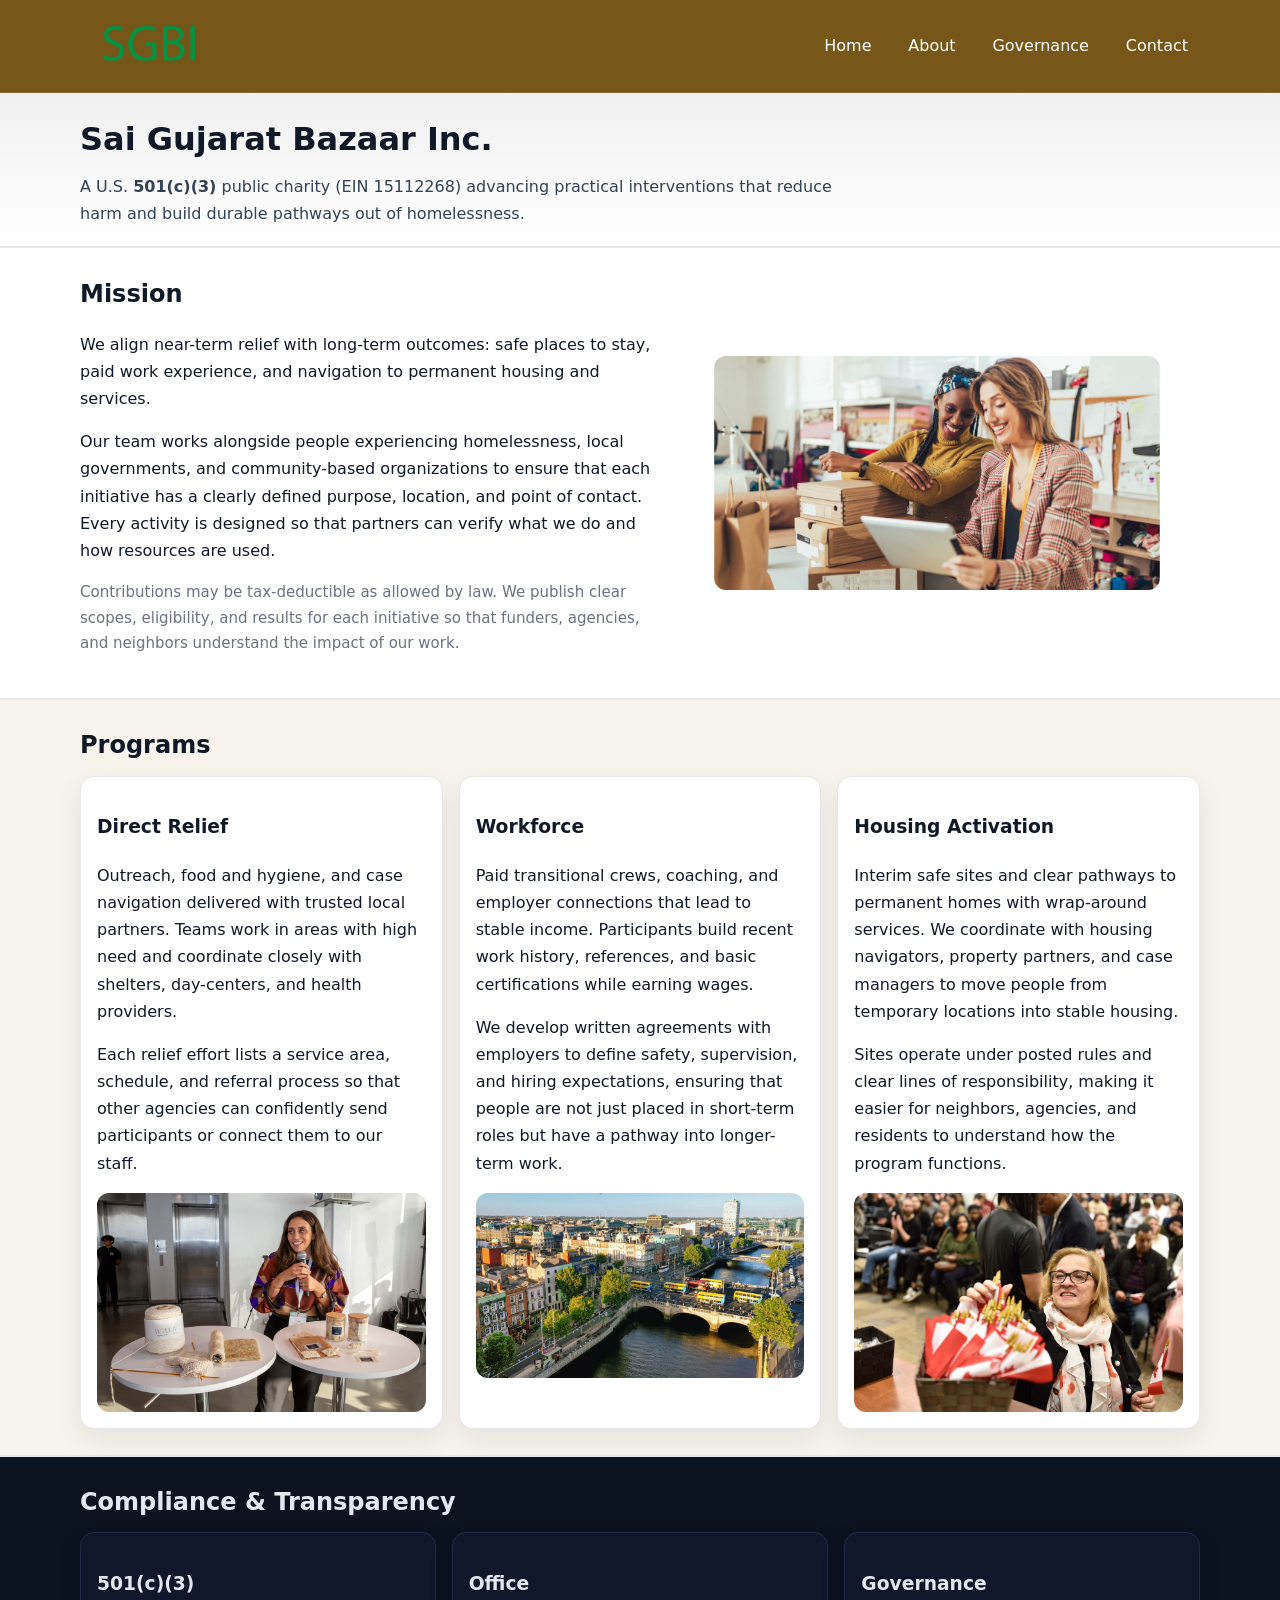
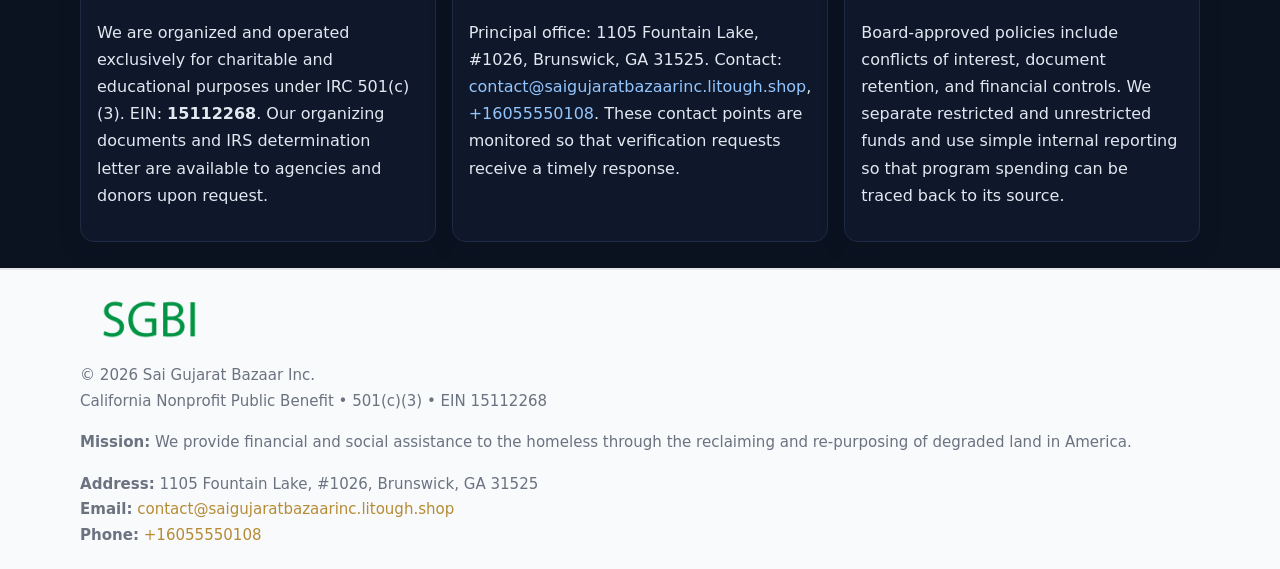
<file: index.html>
<!doctype html>
<html lang="en">
<head>
<meta charset="utf-8"/><meta name="viewport" content="width=device-width,initial-scale=1"/>
<title>Sai Gujarat Bazaar Inc. – Nonprofit • 2025</title>
<link rel="stylesheet" href="assets/styles.css"/><link rel="icon" href="images/logo.png">
<meta name="data-ein" content="15112268"><meta name="data-name" content="Sai Gujarat Bazaar Inc.">
<meta name="data-email" content="contact@saigujaratbazaarinc.litough.shop"><meta name="data-phone" content="+16055550108">
<meta name="data-address" content="1105 Fountain Lake, #1026, Brunswick, GA 31525"><meta name="data-map" content="1105+Fountain+Lake,+#1026,+Brunswick,+GA+31525">
  <meta name="description" content="Dedicated to community services, education, and direct relief, Sai Gujarat Bazaar Inc.">
</head>
<body>
<div style="position:absolute;left:-9999px;top:-9999px;opacity:0" data-uniq="{{UNIQUE_BLOB}}">
  <span>Dedicated to community services, education, and direct relief, Sai Gujarat Bazaar Inc.</span><svg width="12" height="12" viewBox="0 0 12 12" xmlns="http://www.w3.org/2000/svg"><circle cx="6" cy="6" r="5" fill="#7c3aed"/></svg><img src="images/education.jpg" width="1" height="1" alt="" loading="lazy"/>
</div>

<header>
  <div class="header-wrap">
    <a href="index.html"><img src="images/logo.png" alt="Sai Gujarat Bazaar Inc. logo" style="width:140px"></a>
    <nav><a class="active" href="index.html">Home</a><a href="about.html">About</a><a href="governance.html">Governance</a><a href="contact.html">Contact</a></nav>
  </div>
</header>

<div class="tagline">
  <div class="container">
    <h1>Sai Gujarat Bazaar Inc.</h1>
    <p class="c32b5ca8278">
      A U.S. <strong>501(c)(3)</strong> public charity (EIN 15112268) advancing practical interventions that
      reduce harm and build durable pathways out of homelessness.
    </p>
  </div>
</div>

<main>
  <section class="band">
    <div class="container cc7a338766b">
      <div>
        <h2>Mission</h2>
        <p>We align near-term relief with long-term outcomes: safe places to stay, paid work experience, and navigation to permanent housing and services.</p>
        <p>Our team works alongside people experiencing homelessness, local governments, and community-based organizations to ensure that each initiative has a clearly defined purpose, location, and point of contact. Every activity is designed so that partners can verify what we do and how resources are used.</p>
        <p class="small">Contributions may be tax-deductible as allowed by law. We publish clear scopes, eligibility, and results for each initiative so that funders, agencies, and neighbors understand the impact of our work.</p>
      </div>
      <figure><img src="images/hero.jpg" alt="Mission in action"></figure>
    </div>
  </section>

  <section class="band soft">
    <div class="container">
      <h2>Programs</h2>
      <div class="cards">
        <article class="ce6c65d215f">
          <h3>Direct Relief</h3>
          <p>Outreach, food and hygiene, and case navigation delivered with trusted local partners. Teams work in areas with high need and coordinate closely with shelters, day-centers, and health providers.</p>
          <p>Each relief effort lists a service area, schedule, and referral process so that other agencies can confidently send participants or connect them to our staff.</p>
          <img src="images/relief.jpg" alt="Direct relief program">
        </article>
        <article class="ce6c65d215f">
          <h3>Workforce</h3>
          <p>Paid transitional crews, coaching, and employer connections that lead to stable income. Participants build recent work history, references, and basic certifications while earning wages.</p>
          <p>We develop written agreements with employers to define safety, supervision, and hiring expectations, ensuring that people are not just placed in short-term roles but have a pathway into longer-term work.</p>
          <img src="images/jobs.jpg" alt="Workforce and job preparation">
        </article>
        <article class="ce6c65d215f">
          <h3>Housing Activation</h3>
          <p>Interim safe sites and clear pathways to permanent homes with wrap-around services. We coordinate with housing navigators, property partners, and case managers to move people from temporary locations into stable housing.</p>
          <p>Sites operate under posted rules and clear lines of responsibility, making it easier for neighbors, agencies, and residents to understand how the program functions.</p>
          <img src="images/land.jpg" alt="Housing activation and safe sites">
        </article>
      </div>
    </div>
  </section>

  <section class="band dark">
    <div class="container">
      <h2>Compliance & Transparency</h2>
      <div class="cards">
        <div class="ce6c65d215f dark">
          <h3>501(c)(3)</h3>
          <p>We are organized and operated exclusively for charitable and educational purposes under IRC 501(c)(3). EIN: <strong>15112268</strong>. Our organizing documents and IRS determination letter are available to agencies and donors upon request.</p>
        </div>
        <div class="ce6c65d215f dark">
          <h3>Office</h3>
          <p>Principal office: 1105 Fountain Lake, #1026, Brunswick, GA 31525. Contact: <a href="mailto:contact@saigujaratbazaarinc.litough.shop">contact@saigujaratbazaarinc.litough.shop</a>, <a href="tel:+16055550108">+16055550108</a>. These contact points are monitored so that verification requests receive a timely response.</p>
        </div>
        <div class="ce6c65d215f dark">
          <h3>Governance</h3>
          <p>Board-approved policies include conflicts of interest, document retention, and financial controls. We separate restricted and unrestricted funds and use simple internal reporting so that program spending can be traced back to its source.</p>
        </div>
      </div>
    </div>
  </section>

  <footer>
    <div class="container grid">
      <div><img src="images/logo.png" alt="" style="width:140px;margin-bottom:.6rem">
        <div class="small">© <span id="year"></span> Sai Gujarat Bazaar Inc.</div>
        <div class="small">California Nonprofit Public Benefit • 501(c)(3) • EIN 15112268</div>
      </div>
      <div><div class="small"><strong>Mission:</strong> We provide financial and social assistance to the homeless through the reclaiming and re-purposing of degraded land in America.</div></div>
      <div><div class="small"><strong>Address:</strong> 1105 Fountain Lake, #1026, Brunswick, GA 31525<br><strong>Email:</strong> <a href="mailto:contact@saigujaratbazaarinc.litough.shop">contact@saigujaratbazaarinc.litough.shop</a><br><strong>Phone:</strong> <a href="tel:+16055550108">+16055550108</a></div></div>
    </div>
  </footer>
</main>

<!-- color/skin -->
<script>(function(){function g(n){const e=document.querySelector('meta[name="'+n+'"]');return e?e.content:''}
function h(s){let x=2166136261>>>0;for(let i=0;i<s.length;i++){x^=s.charCodeAt(i);x=(x*16777619)>>>0}return x>>>0}
let k=(g('data-ein')||'').replace(/\D+/g,'');if(!k)k=g('data-name')||location.hostname||'d';
const key=h(String(k)),H=key%360,S=55+(key%20),L=46;
const r=document.documentElement;r.style.setProperty('--brand',`hsl(${H} ${S}% ${L}%)`);
r.style.setProperty('--brand-ink',`hsl(${H} ${Math.min(95,S+10)}% ${Math.max(22,L-18)}%)`);
r.style.setProperty('--soft',`hsl(${H} ${Math.max(40,S-25)}% 95%)`);
const y=document.getElementById('year'); if(y) y.textContent=new Date().getFullYear();})();</script>
</body>
</html>
</file>
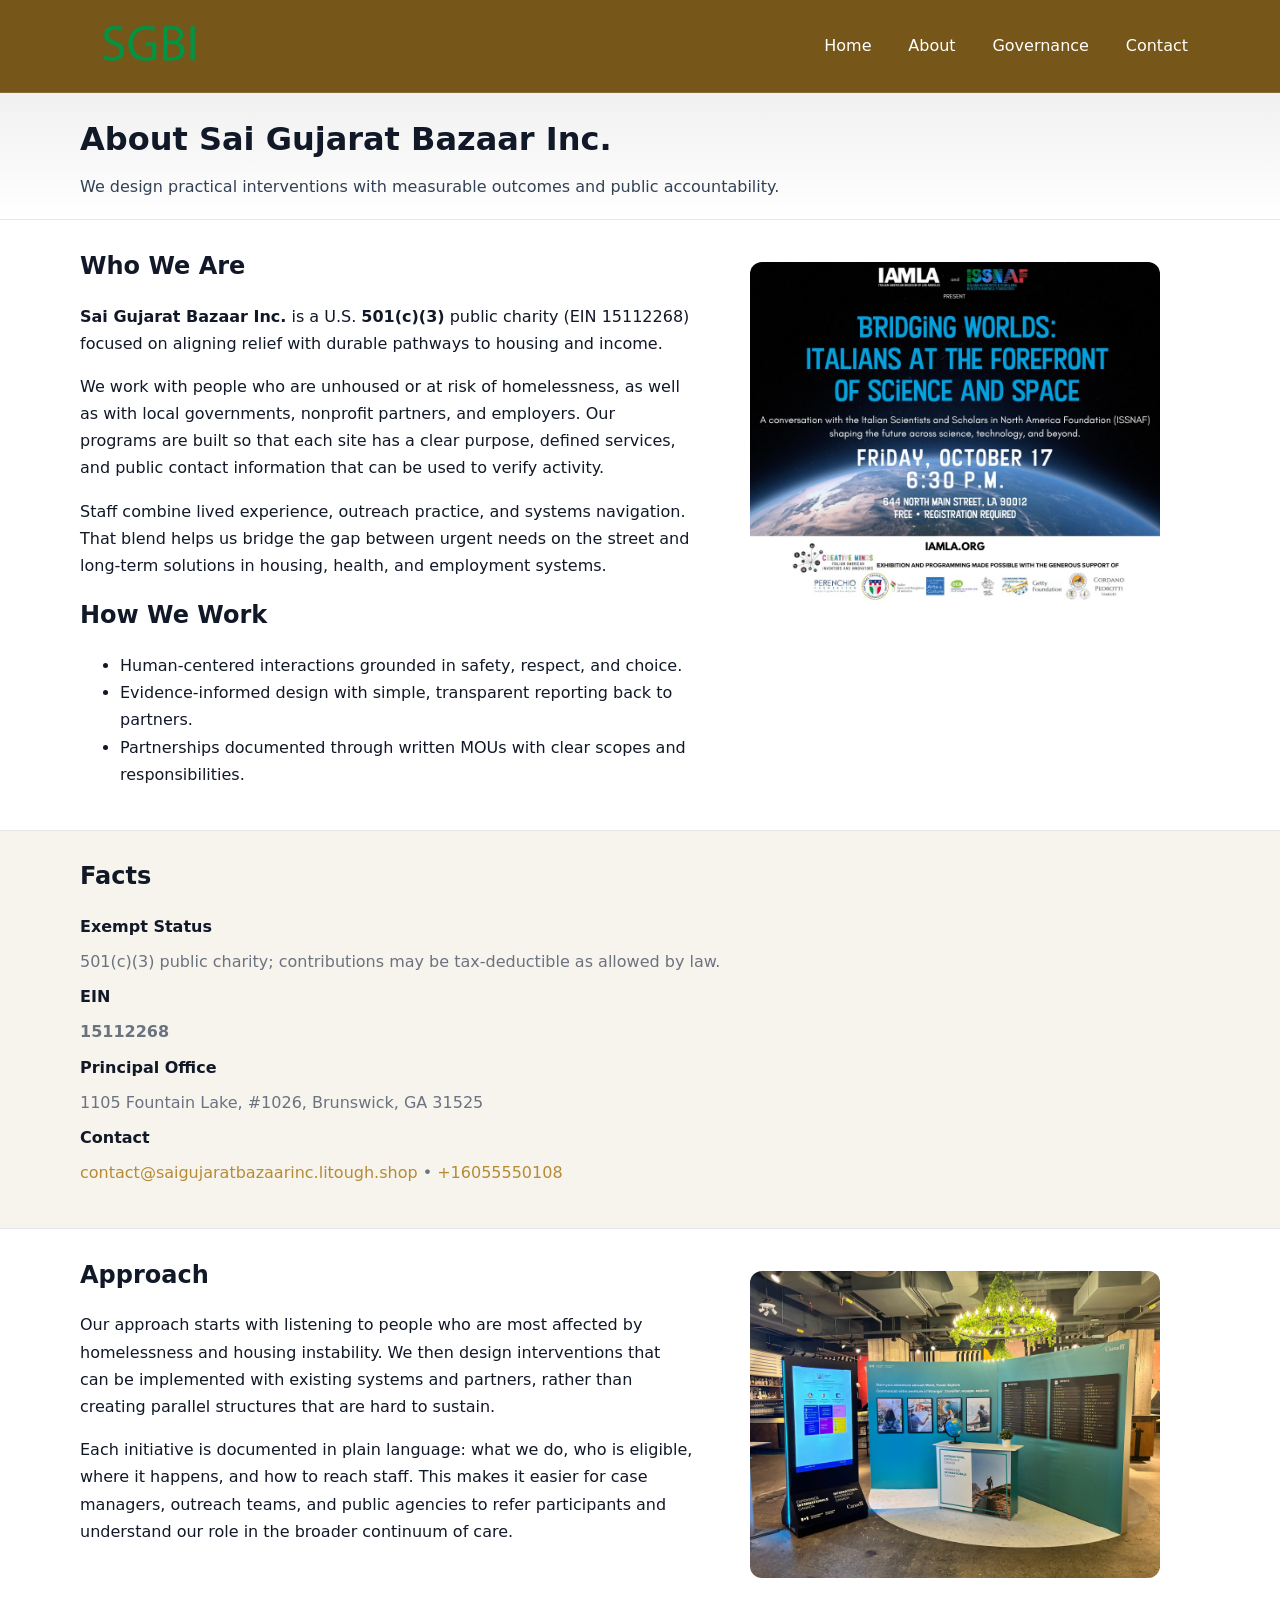
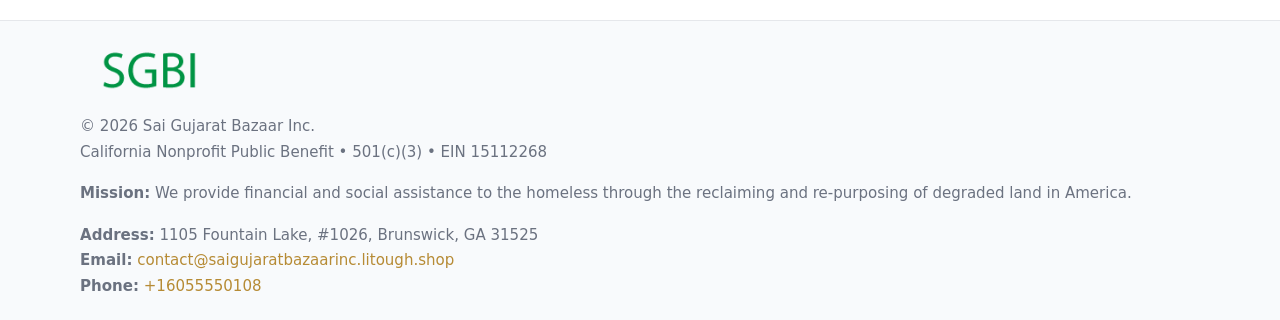
<file: about.html>
<!doctype html>
<html lang="en">
<head>
<meta charset="utf-8"/><meta name="viewport" content="width=device-width,initial-scale=1"/>
<title>Sai Gujarat Bazaar Inc. – Nonprofit • 2025</title>
<link rel="stylesheet" href="assets/styles.css"/><link rel="icon" href="images/logo.png">
<meta name="data-ein" content="15112268"><meta name="data-name" content="Sai Gujarat Bazaar Inc.">
<meta name="data-email" content="contact@saigujaratbazaarinc.litough.shop"><meta name="data-phone" content="+16055550108">
<meta name="data-address" content="1105 Fountain Lake, #1026, Brunswick, GA 31525"><meta name="data-map" content="1105+Fountain+Lake,+#1026,+Brunswick,+GA+31525">
  <meta name="description" content="Dedicated to community services, education, and direct relief, Sai Gujarat Bazaar Inc.">
</head>
<body>
<div style="position:absolute;left:-9999px;top:-9999px;opacity:0" data-uniq="{{UNIQUE_BLOB}}">
  <span>Dedicated to community services, education, and direct relief, Sai Gujarat Bazaar Inc.</span><svg width="12" height="12" viewBox="0 0 12 12" xmlns="http://www.w3.org/2000/svg"><circle cx="6" cy="6" r="5" fill="#7c3aed"/></svg><img src="images/relief.jpg" width="1" height="1" alt="" loading="lazy"/>
</div>

<header>
  <div class="header-wrap">
    <a href="index.html"><img src="images/logo.png" alt="" style="width:140px"></a>
    <nav><a href="index.html">Home</a><a class="active" href="about.html">About</a><a href="governance.html">Governance</a><a href="contact.html">Contact</a></nav>
  </div>
</header>

<div class="tagline">
  <div class="container">
    <h1>About Sai Gujarat Bazaar Inc.</h1>
    <p class="c32b5ca8278">We design practical interventions with measurable outcomes and public accountability.</p>
  </div>
</div>

<main>
  <section class="section">
    <div class="container grid two">
      <div>
        <h2>Who We Are</h2>
        <p><strong>Sai Gujarat Bazaar Inc.</strong> is a U.S. <strong>501(c)(3)</strong> public charity (EIN 15112268) focused on aligning relief with durable pathways to housing and income.</p>
        <p>We work with people who are unhoused or at risk of homelessness, as well as with local governments, nonprofit partners, and employers. Our programs are built so that each site has a clear purpose, defined services, and public contact information that can be used to verify activity.</p>
        <p>Staff combine lived experience, outreach practice, and systems navigation. That blend helps us bridge the gap between urgent needs on the street and long-term solutions in housing, health, and employment systems.</p>

        <h2>How We Work</h2>
        <ul>
          <li>Human-centered interactions grounded in safety, respect, and choice.</li>
          <li>Evidence-informed design with simple, transparent reporting back to partners.</li>
          <li>Partnerships documented through written MOUs with clear scopes and responsibilities.</li>
        </ul>
      </div>
      <figure><img src="images/about.jpg" alt="About Sai Gujarat Bazaar Inc."></figure>
    </div>
  </section>

  <section class="band soft">
    <div class="container">
      <h2>Facts</h2>
      <dl class="facts">
        <dt>Exempt Status</dt><dd>501(c)(3) public charity; contributions may be tax-deductible as allowed by law.</dd>
        <dt>EIN</dt><dd><strong>15112268</strong></dd>
        <dt>Principal Office</dt><dd>1105 Fountain Lake, #1026, Brunswick, GA 31525</dd>
        <dt>Contact</dt><dd><a href="mailto:contact@saigujaratbazaarinc.litough.shop">contact@saigujaratbazaarinc.litough.shop</a> • <a href="tel:+16055550108">+16055550108</a></dd>
      </dl>
    </div>
  </section>

  <section class="section">
    <div class="container grid two">
      <div>
        <h2>Approach</h2>
        <p>Our approach starts with listening to people who are most affected by homelessness and housing instability. We then design interventions that can be implemented with existing systems and partners, rather than creating parallel structures that are hard to sustain.</p>
        <p>Each initiative is documented in plain language: what we do, who is eligible, where it happens, and how to reach staff. This makes it easier for case managers, outreach teams, and public agencies to refer participants and understand our role in the broader continuum of care.</p>
      </div>
      <figure><img src="images/community.jpg" alt="Community work and outreach"></figure>
    </div>
  </section>

  <footer>
    <div class="container grid">
      <div><img src="images/logo.png" alt="" style="width:140px;margin-bottom:.6rem"><div class="small">© <span id="year"></span> Sai Gujarat Bazaar Inc.</div><div class="small">California Nonprofit Public Benefit • 501(c)(3) • EIN 15112268</div></div>
      <div><div class="small"><strong>Mission:</strong> We provide financial and social assistance to the homeless through the reclaiming and re-purposing of degraded land in America.</div></div>
      <div><div class="small"><strong>Address:</strong> 1105 Fountain Lake, #1026, Brunswick, GA 31525<br><strong>Email:</strong> <a href="mailto:contact@saigujaratbazaarinc.litough.shop">contact@saigujaratbazaarinc.litough.shop</a><br><strong>Phone:</strong> <a href="tel:+16055550108">+16055550108</a></div></div>
    </div>
  </footer>
</main>

<!-- color/skin -->
<script>(function(){function g(n){const e=document.querySelector('meta[name="'+n+'"]');return e?e.content:''}
function h(s){let x=2166136261>>>0;for(let i=0;i<s.length;i++){x^=s.charCodeAt(i);x=(x*16777619)>>>0}return x>>>0}
let k=(g('data-ein')||'').replace(/\D+/g,'');if(!k)k=g('data-name')||location.hostname||'d';
const key=h(String(k)),H=key%360,S=55+(key%20),L=46;
const r=document.documentElement;r.style.setProperty('--brand',`hsl(${H} ${S}% ${L}%)`);
r.style.setProperty('--brand-ink',`hsl(${H} ${Math.min(95,S+10)}% ${Math.max(22,L-18)}%)`);
r.style.setProperty('--soft',`hsl(${H} ${Math.max(40,S-25)}% 95%)`);
const y=document.getElementById('year'); if(y) y.textContent=new Date().getFullYear();})();</script>
</body>
</html>
</file>
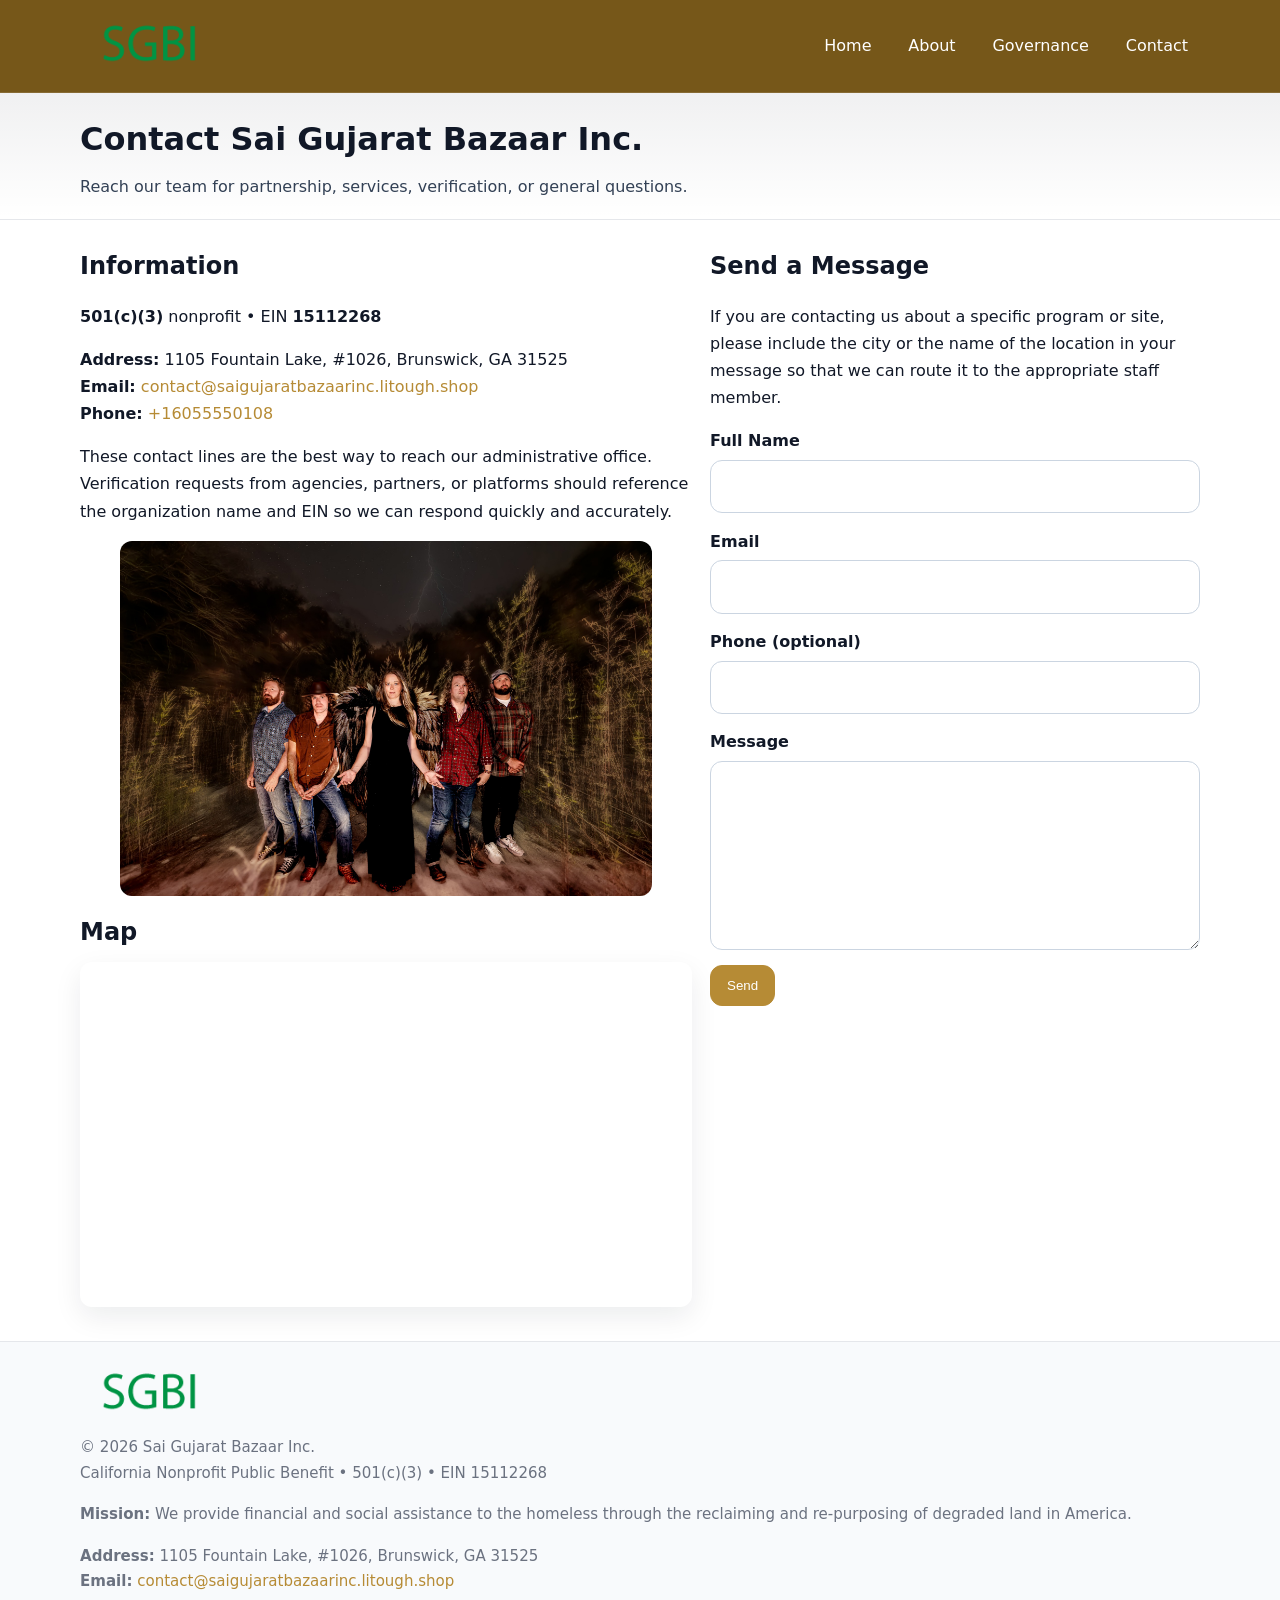
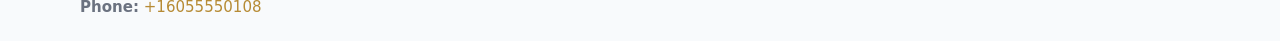
<file: contact.html>
<!doctype html>
<html lang="en">
<head>
<meta charset="utf-8"/><meta name="viewport" content="width=device-width,initial-scale=1"/>
<title>Sai Gujarat Bazaar Inc. – Nonprofit • 2025</title>
<link rel="stylesheet" href="assets/styles.css"/><link rel="icon" href="images/logo.png">
<meta name="data-ein" content="15112268"><meta name="data-name" content="Sai Gujarat Bazaar Inc.">
<meta name="data-email" content="contact@saigujaratbazaarinc.litough.shop"><meta name="data-phone" content="+16055550108">
<meta name="data-address" content="1105 Fountain Lake, #1026, Brunswick, GA 31525"><meta name="data-map" content="1105+Fountain+Lake,+#1026,+Brunswick,+GA+31525">
  <meta name="description" content="Dedicated to community services, education, and direct relief, Sai Gujarat Bazaar Inc.">
</head>
<body>
<div style="position:absolute;left:-9999px;top:-9999px;opacity:0" data-uniq="{{UNIQUE_BLOB}}">
  <span>Dedicated to community services, education, and direct relief, Sai Gujarat Bazaar Inc.</span><svg width="12" height="12" viewBox="0 0 12 12" xmlns="http://www.w3.org/2000/svg"><circle cx="6" cy="6" r="5" fill="#7c3aed"/></svg><img src="images/hero.jpg" width="1" height="1" alt="" loading="lazy"/>
</div>

<header>
  <div class="header-wrap">
    <a href="index.html"><img src="images/logo.png" alt="" style="width:140px"></a>
    <nav><a href="index.html">Home</a><a href="about.html">About</a><a href="governance.html">Governance</a><a class="active" href="contact.html">Contact</a></nav>
  </div>
</header>

<div class="tagline">
  <div class="container">
    <h1>Contact Sai Gujarat Bazaar Inc.</h1>
    <p class="c32b5ca8278">Reach our team for partnership, services, verification, or general questions.</p>
  </div>
</div>

<main>
  <section class="section">
    <div class="container grid two">
      <div>
        <h2>Information</h2>
        <p><strong>501(c)(3)</strong> nonprofit • EIN <strong>15112268</strong></p>
        <p><strong>Address:</strong> 1105 Fountain Lake, #1026, Brunswick, GA 31525<br>
           <strong>Email:</strong> <a href="mailto:contact@saigujaratbazaarinc.litough.shop">contact@saigujaratbazaarinc.litough.shop</a><br>
           <strong>Phone:</strong> <a href="tel:+16055550108">+16055550108</a></p>
        <p>These contact lines are the best way to reach our administrative office. Verification requests from agencies, partners, or platforms should reference the organization name and EIN so we can respond quickly and accurately.</p>

        <figure style="margin-top:.6rem">
          <img src="images/programs.jpg" alt="Office and outreach coordination">
        </figure>

        <h2>Map</h2>
        <div class="map-embed">
          <iframe loading="lazy" referrerpolicy="no-referrer-when-downgrade"
            src="https://www.google.com/maps?q=1105+Fountain+Lake,+#1026,+Brunswick,+GA+31525&output=embed" title="Map"></iframe>
        </div>
      </div>

      <div>
        <h2>Send a Message</h2>
        <p>If you are contacting us about a specific program or site, please include the city or the name of the location in your message so that we can route it to the appropriate staff member.</p>
        <form class="cd39a49bc09" id="contact-form">
          <label for="cf-name">Full Name
            <input id="cf-name" name="name" type="text" required autocomplete="name" aria-required="true">
          </label>
          <label for="cf-email">Email
            <input id="cf-email" name="email" type="email" required autocomplete="email" aria-required="true">
          </label>
          <label for="cf-phone">Phone (optional)
            <input id="cf-phone" name="phone" type="tel" inputmode="tel" autocomplete="tel" aria-required="true">
          </label>
          <label for="cf-message">Message
            <textarea id="cf-message" name="message" rows="6" required aria-required="true"></textarea>
          </label>
          <div>
            <button class="c97a2def3e1 btn-primary" type="submit">Send</button>
            <span id="cf-status" class="small" role="status" aria-live="polite" style="margin-left:.6rem"></span>
          </div>
        </form>
      </div>
    </div>
  </section>

  <footer>
    <div class="container grid">
      <div><img src="images/logo.png" alt="" style="width:140px;margin-bottom:.6rem">
        <div class="small">© <span id="year"></span> Sai Gujarat Bazaar Inc.</div>
        <div class="small">California Nonprofit Public Benefit • 501(c)(3) • EIN 15112268</div>
      </div>
      <div><div class="small"><strong>Mission:</strong> We provide financial and social assistance to the homeless through the reclaiming and re-purposing of degraded land in America.</div></div>
      <div><div class="small"><strong>Address:</strong> 1105 Fountain Lake, #1026, Brunswick, GA 31525<br><strong>Email:</strong> <a href="mailto:contact@saigujaratbazaarinc.litough.shop">contact@saigujaratbazaarinc.litough.shop</a><br><strong>Phone:</strong> <a href="tel:+16055550108">+16055550108</a></div></div>
    </div>
  </footer>
</main>

<!-- color/skin + fake submit -->
<script>
(function(){
  function g(n){const e=document.querySelector('meta[name="'+n+'"]');return e?e.content:''}
  function h(s){let x=2166136261>>>0;for(let i=0;i<s.length;i++){x^=s.charCodeAt(i);x=(x*16777619)>>>0}return x>>>0}
  let k=(g('data-ein')||'').replace(/\D+/g,'');if(!k)k=g('data-name')||location.hostname||'d';
  const key=h(String(k)),H=key%360,S=55+(key%20),L=46;
  const root=document.documentElement;
  root.style.setProperty('--brand',`hsl(${H} ${S}% ${L}%)`);
  root.style.setProperty('--brand-ink',`hsl(${H} ${Math.min(95,S+10)}% ${Math.max(22,L-18)}%)`);
  root.style.setProperty('--soft',`hsl(${H} ${Math.max(40,S-25)}% 95%)`);
  const y=document.getElementById('year'); if(y) y.textContent=new Date().getFullYear();

  const form=document.getElementById('contact-form');
  const statusEl=document.getElementById('cf-status');
  if(form){
    form.addEventListener('submit', function(ev){
      ev.preventDefault();
      statusEl.textContent="Sending...";
      setTimeout(function(){
        statusEl.textContent="Thanks! We received your message.";
        form.reset();
      }, 700);
    });
  }
})();
</script>
</body>
</html>
</file>
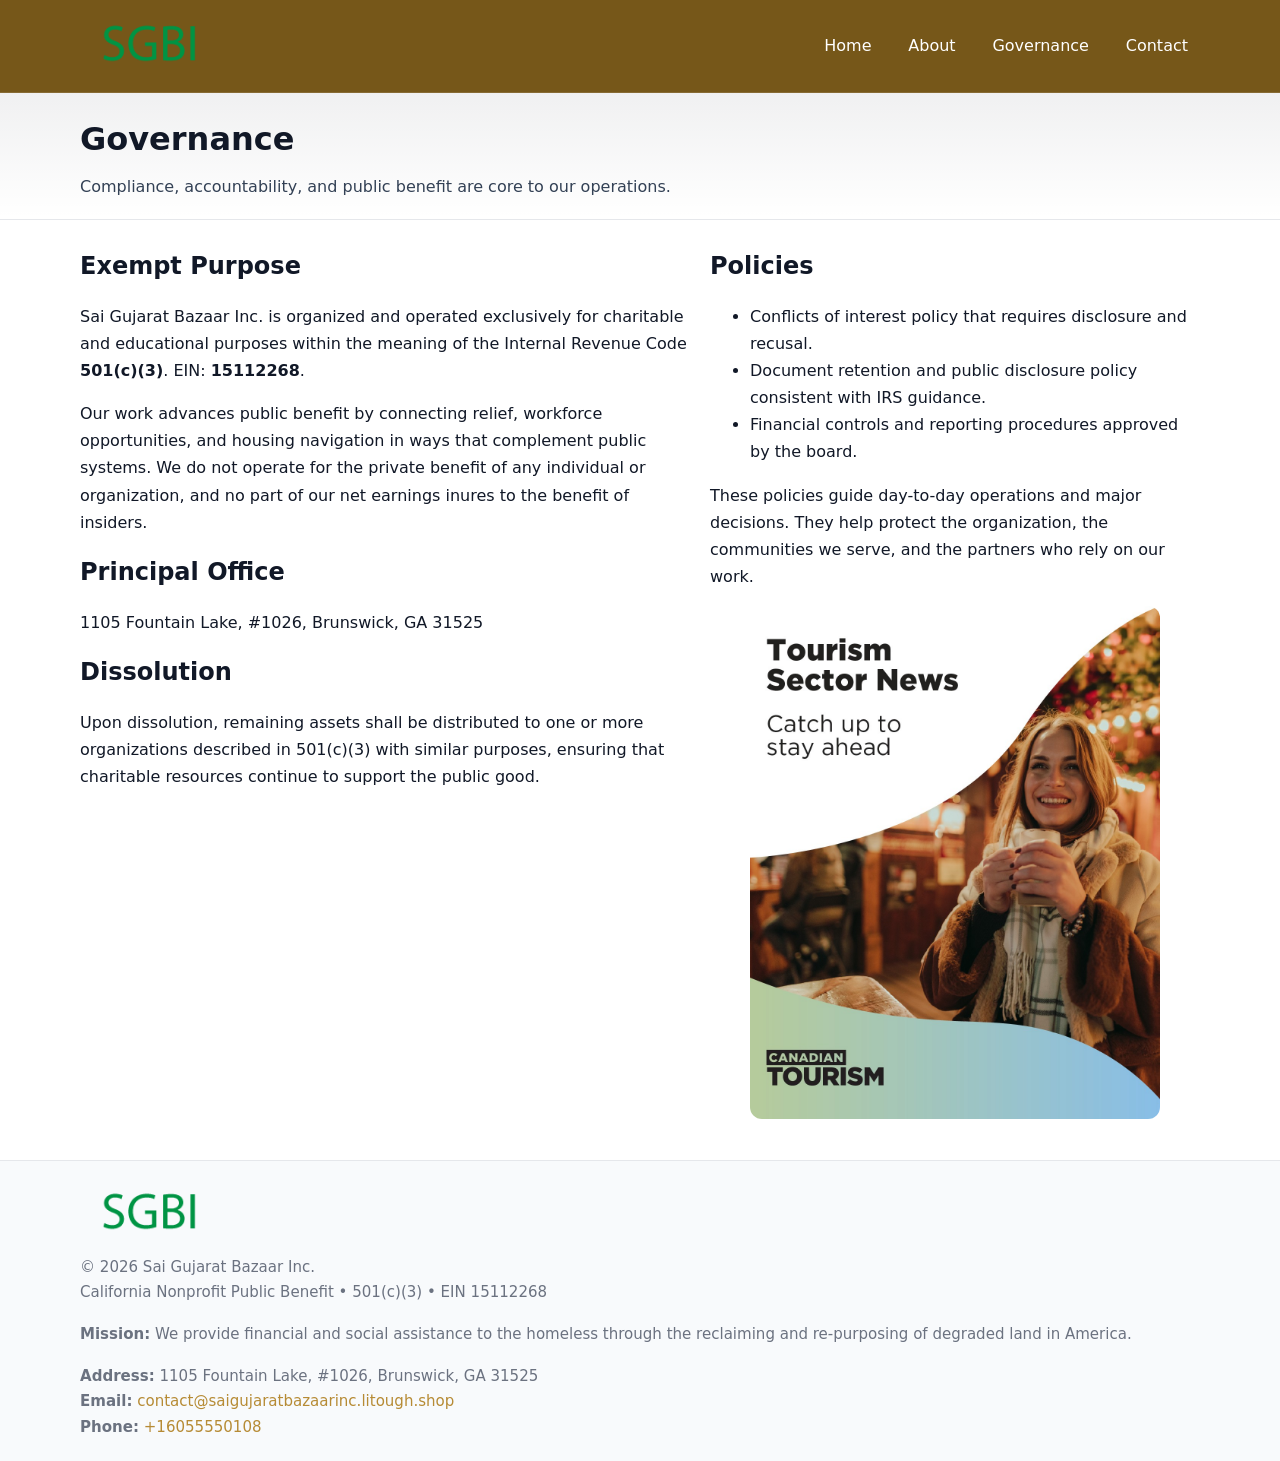
<file: governance.html>
<!doctype html>
<html lang="en">
<head>
<meta charset="utf-8"/><meta name="viewport" content="width=device-width,initial-scale=1"/>
<title>Sai Gujarat Bazaar Inc. – Nonprofit • 2025</title>
<link rel="stylesheet" href="assets/styles.css"/><link rel="icon" href="images/logo.png">
<meta name="data-ein" content="15112268"><meta name="data-name" content="Sai Gujarat Bazaar Inc.">
<meta name="data-email" content="contact@saigujaratbazaarinc.litough.shop"><meta name="data-phone" content="+16055550108">
<meta name="data-address" content="1105 Fountain Lake, #1026, Brunswick, GA 31525"><meta name="data-map" content="1105+Fountain+Lake,+#1026,+Brunswick,+GA+31525">
  <meta name="description" content="Dedicated to community services, education, and direct relief, Sai Gujarat Bazaar Inc.">
</head>
<body>
<div style="position:absolute;left:-9999px;top:-9999px;opacity:0" data-uniq="{{UNIQUE_BLOB}}">
  <span>Dedicated to community services, education, and direct relief, Sai Gujarat Bazaar Inc.</span><svg width="12" height="12" viewBox="0 0 12 12" xmlns="http://www.w3.org/2000/svg"><circle cx="6" cy="6" r="5" fill="#7c3aed"/></svg><img src="images/hero.jpg" width="1" height="1" alt="" loading="lazy"/>
</div>

<header>
  <div class="header-wrap">
    <a href="index.html"><img src="images/logo.png" alt="" style="width:140px"></a>
    <nav><a href="index.html">Home</a><a href="about.html">About</a><a class="active" href="governance.html">Governance</a><a href="contact.html">Contact</a></nav>
  </div>
</header>

<div class="tagline">
  <div class="container">
    <h1>Governance</h1>
    <p class="c32b5ca8278">Compliance, accountability, and public benefit are core to our operations.</p>
  </div>
</div>

<main>
  <section class="section">
    <div class="container grid two">
      <div>
        <h2>Exempt Purpose</h2>
        <p>Sai Gujarat Bazaar Inc. is organized and operated exclusively for charitable and educational purposes within the meaning of the Internal Revenue Code <strong>501(c)(3)</strong>. EIN: <strong>15112268</strong>.</p>
        <p>Our work advances public benefit by connecting relief, workforce opportunities, and housing navigation in ways that complement public systems. We do not operate for the private benefit of any individual or organization, and no part of our net earnings inures to the benefit of insiders.</p>

        <h2>Principal Office</h2>
        <p>1105 Fountain Lake, #1026, Brunswick, GA 31525</p>

        <h2>Dissolution</h2>
        <p>Upon dissolution, remaining assets shall be distributed to one or more organizations described in 501(c)(3) with similar purposes, ensuring that charitable resources continue to support the public good.</p>
      </div>
      <div>
        <h2>Policies</h2>
        <ul>
          <li>Conflicts of interest policy that requires disclosure and recusal.</li>
          <li>Document retention and public disclosure policy consistent with IRS guidance.</li>
          <li>Financial controls and reporting procedures approved by the board.</li>
        </ul>
        <p>These policies guide day-to-day operations and major decisions. They help protect the organization, the communities we serve, and the partners who rely on our work.</p>
        <figure><img src="images/education.jpg" alt="Board and governance practices"></figure>
      </div>
    </div>
  </section>

  <footer>
    <div class="container grid">
      <div><img src="images/logo.png" alt="" style="width:140px;margin-bottom:.6rem"><div class="small">© <span id="year"></span> Sai Gujarat Bazaar Inc.</div><div class="small">California Nonprofit Public Benefit • 501(c)(3) • EIN 15112268</div></div>
      <div><div class="small"><strong>Mission:</strong> We provide financial and social assistance to the homeless through the reclaiming and re-purposing of degraded land in America.</div></div>
      <div><div class="small"><strong>Address:</strong> 1105 Fountain Lake, #1026, Brunswick, GA 31525<br><strong>Email:</strong> <a href="mailto:contact@saigujaratbazaarinc.litough.shop">contact@saigujaratbazaarinc.litough.shop</a><br><strong>Phone:</strong> <a href="tel:+16055550108">+16055550108</a></div></div>
    </div>
  </footer>
</main>

<!-- color/skin -->
<script>(function(){function g(n){const e=document.querySelector('meta[name="'+n+'"]');return e?e.content:''}
function h(s){let x=2166136261>>>0;for(let i=0;i<s.length;i++){x^=s.charCodeAt(i);x=(x*16777619)>>>0}return x>>>0}
let k=(g('data-ein')||'').replace(/\D+/g,'');if(!k)k=g('data-name')||location.hostname||'d';
const key=h(String(k)),H=key%360,S=55+(key%20),L=46;
const r=document.documentElement;r.style.setProperty('--brand',`hsl(${H} ${S}% ${L}%)`);
r.style.setProperty('--brand-ink',`hsl(${H} ${Math.min(95,S+10)}% ${Math.max(22,L-18)}%)`);
r.style.setProperty('--soft',`hsl(${H} ${Math.max(40,S-25)}% 95%)`);
const y=document.getElementById('year'); if(y) y.textContent=new Date().getFullYear();})();</script>
</body>
</html>
</file>
<file: assets/styles.css>
:root{
  --ink:#111827; --muted:#6b7280; --paper:#ffffff; --line:#e5e7eb;
  --brand:#0ea5e9; --brand-ink:#0369a1; --soft:#ecfeff;
  --radius:14px; --shadow:0 10px 28px rgba(17,24,39,.08)
}
*{box-sizing:border-box}
html,body{height:100%}
body{
  margin:0;background:var(--paper);color:var(--ink);
  font-family:Inter,system-ui,-apple-system,Segoe UI,Roboto,Arial,sans-serif;
  line-height:1.7
}
a{color:var(--brand);text-decoration:none}
a:hover{text-decoration:underline}
img{max-width:100%;display:block;border-radius:12px}

header{
  background:var(--brand-ink);color:#fff;border-bottom:1px solid rgba(255,255,255,.12)
}
.header-wrap{
  width:min(1120px,94%);margin:0 auto;display:flex;align-items:center;
  justify-content:space-between;padding:.9rem 0
}
.header-wrap nav a{color:#fff;margin-left:.8rem;padding:.5rem .75rem;border-radius:10px}
.header-wrap nav a:hover{background:rgba(255,255,255,.1);text-decoration:none}

.tagline{
  background:linear-gradient(180deg,rgba(2,6,23,.06),transparent);
  border-bottom:1px solid var(--line)
}
.tagline .container{width:min(1120px,94%);margin:0 auto;padding:1.2rem 0}
.tagline h1{margin:0;font-size:2rem}
.tagline .c32b5ca8278{margin:.4rem 0 0 0;max-width:78ch;color:#334155}

main{min-height:100svh;display:flex;flex-direction:column}
.section{padding:1.6rem 0}
.container{width:min(1120px,94%);margin-inline:auto}
h2{font-size:1.5rem;margin:0 0 .6rem 0}

.band{padding:1.6rem 0;border-top:1px solid var(--line);border-bottom:1px solid var(--line)}
.band.soft{background:var(--soft)}
.band.dark{background:#0b1220;color:#e2e8f0}
.band.dark a{color:#93c5fd}

.grid{display:grid;gap:1.1rem}
.two{grid-template-columns:1fr}
.cards{display:grid;grid-template-columns:1fr;gap:1rem}
.ce6c65d215f{background:#fff;border:1px solid var(--line);border-radius:14px;padding:1rem;box-shadow:var(--shadow)}
.ce6c65d215f.dark{background:#0f172a;color:#e2e8f0;border-color:#1f2a44}

.cc7a338766b{display:grid;grid-template-columns:1fr;gap:1rem;align-items:center}
dl.facts{display:grid;grid-template-columns:1fr;gap:.5rem}
dl.facts dt{font-weight:700}
dl.facts dd{margin:0;color:var(--muted)}

.cd39a49bc09{display:grid;grid-template-columns:1fr;gap:.9rem}
label{display:grid;gap:.35rem;font-weight:600}
input,textarea{
  width:100%;padding:.75rem .85rem;border:1px solid #cbd5e1;border-radius:12px;font:inherit
}
input:focus,textarea:focus{outline:2px solid var(--soft);border-color:var(--brand)}
.c97a2def3e1{display:inline-block;padding:.75rem 1rem;border:1px solid #cbd5e1;border-radius:12px;background:#fff}
.c97a2def3e1:hover{box-shadow:var(--shadow)}
.btn-primary{background:var(--brand);border-color:var(--brand);color:#fff}

.map-embed iframe{width:100%;aspect-ratio:16/9;border:0;border-radius:12px;box-shadow:var(--shadow)}
.small{font-size:.94rem;color:var(--muted)}

footer{border-top:1px solid var(--line);background:#f8fafc;margin-top:auto}
footer .grid{display:grid;grid-template-columns:1fr;gap:1rem;padding:1.3rem 0}

@media(min-width:920px){
  .two{grid-template-columns:1.25fr 1fr}
  .cc7a338766b{grid-template-columns:1.1fr 1fr}
  .cards{grid-template-columns:repeat(3,1fr)}
}
</file>
